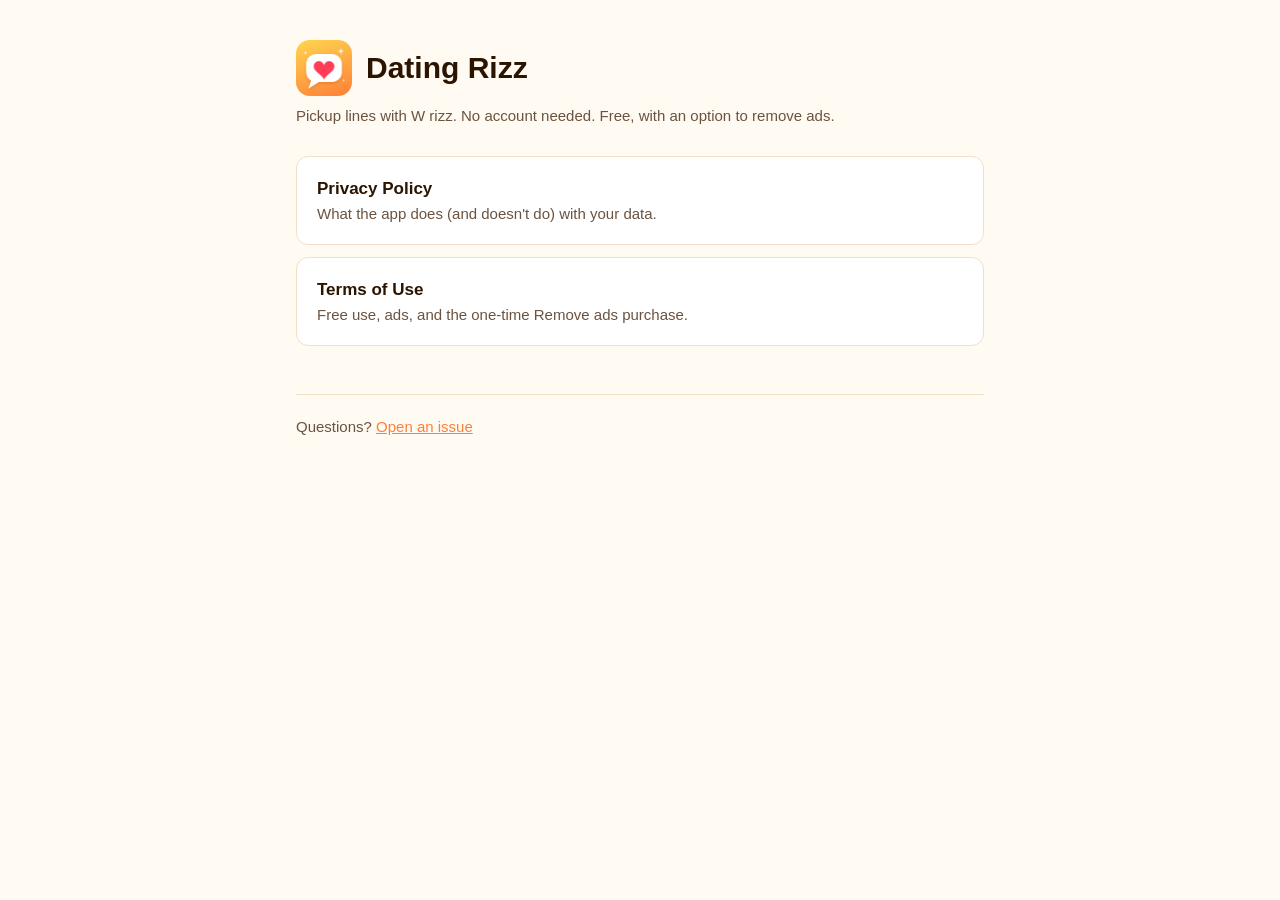
<file: index.html>
<!doctype html>
<html lang="en">
<head>
  <meta charset="utf-8">
  <meta name="viewport" content="width=device-width, initial-scale=1">
  <title>Dating Rizz Legal</title>
  <meta name="description" content="Privacy Policy and Terms of Use for the Dating Rizz app.">
  <link rel="icon" href="icon.png">
  <link rel="stylesheet" href="style.css">
</head>
<body>
<main>
  <header>
    <img src="icon.png" alt="">
    <h1>Dating Rizz</h1>
  </header>
  <p class="meta">Pickup lines with W rizz. No account needed. Free, with an option to remove ads.</p>

  <div class="cards">
    <a href="privacy.html">Privacy Policy<span>What the app does (and doesn't do) with your data.</span></a>
    <a href="terms.html">Terms of Use<span>Free use, ads, and the one-time Remove ads purchase.</span></a>
  </div>

  <nav>
    Questions? <a href="https://github.com/rabolista/dating-rizz-legal/issues">Open an issue</a>
  </nav>
</main>
</body>
</html>
</file>
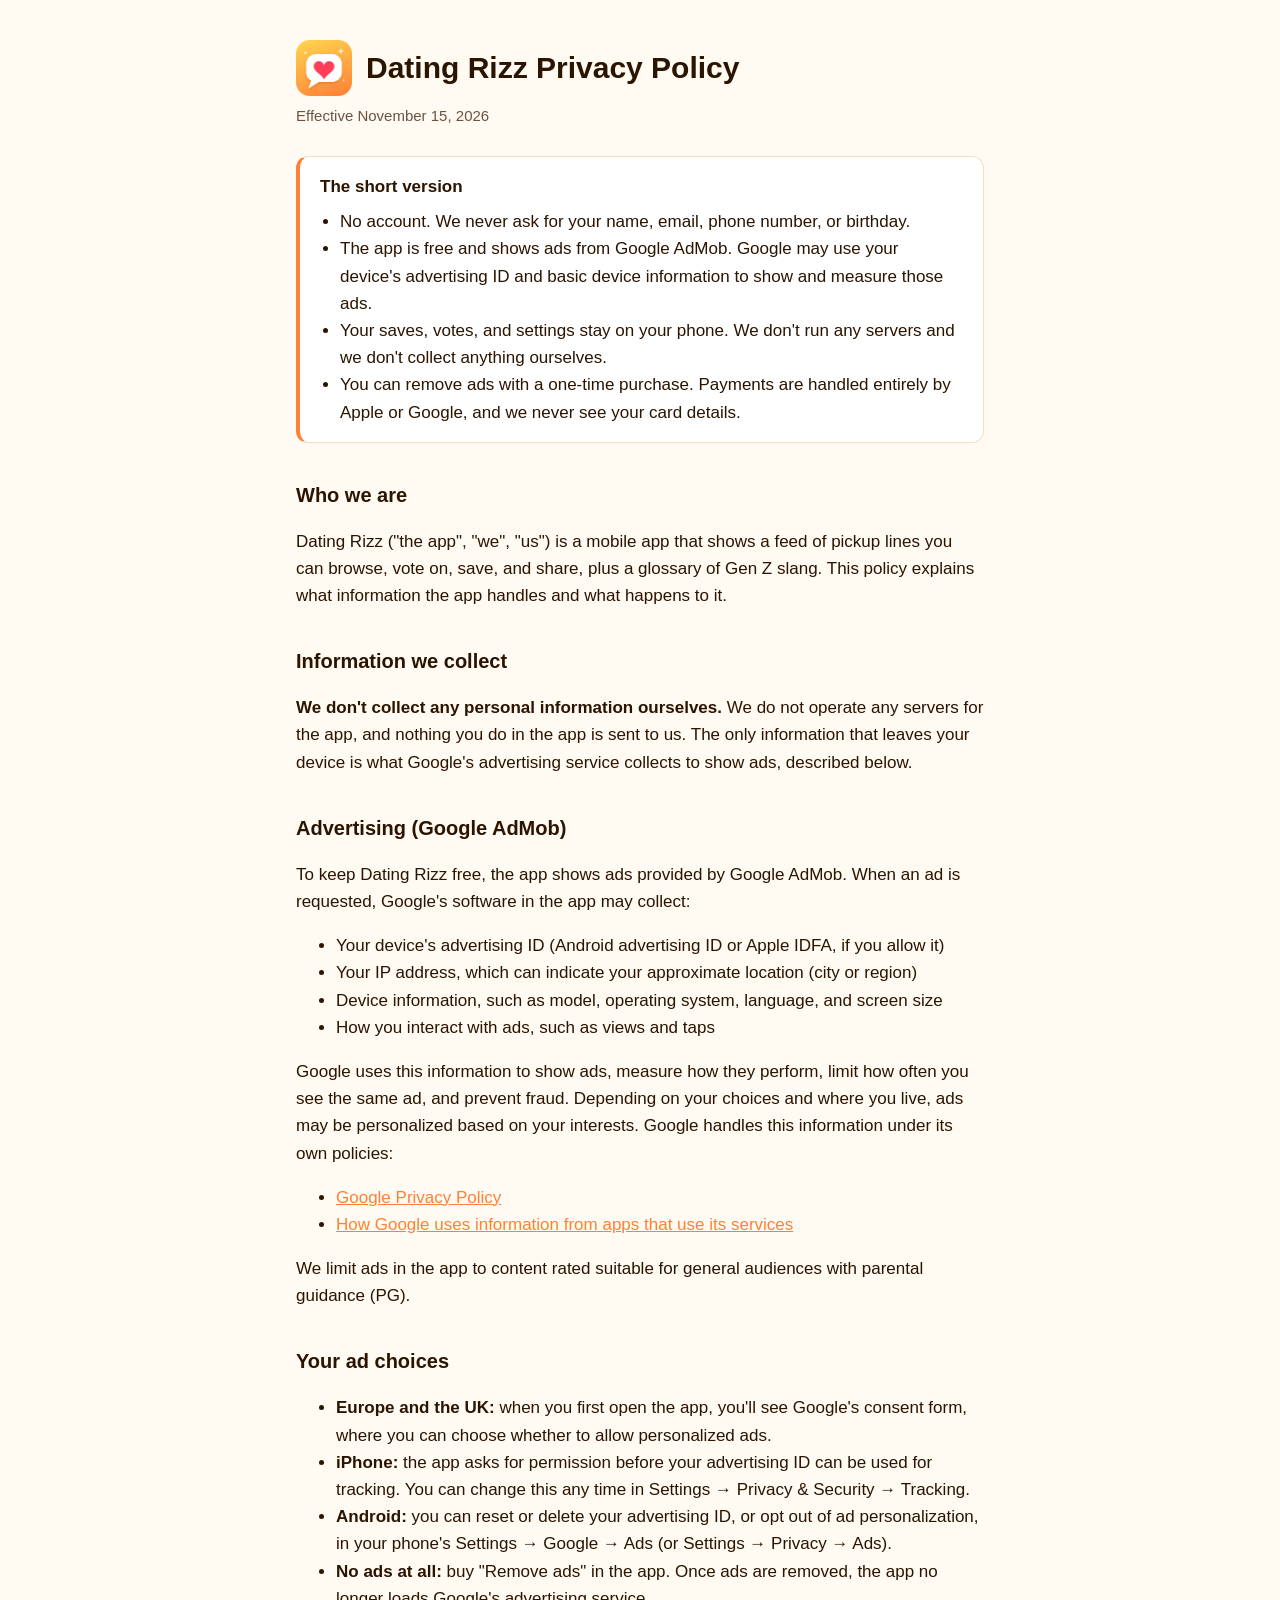
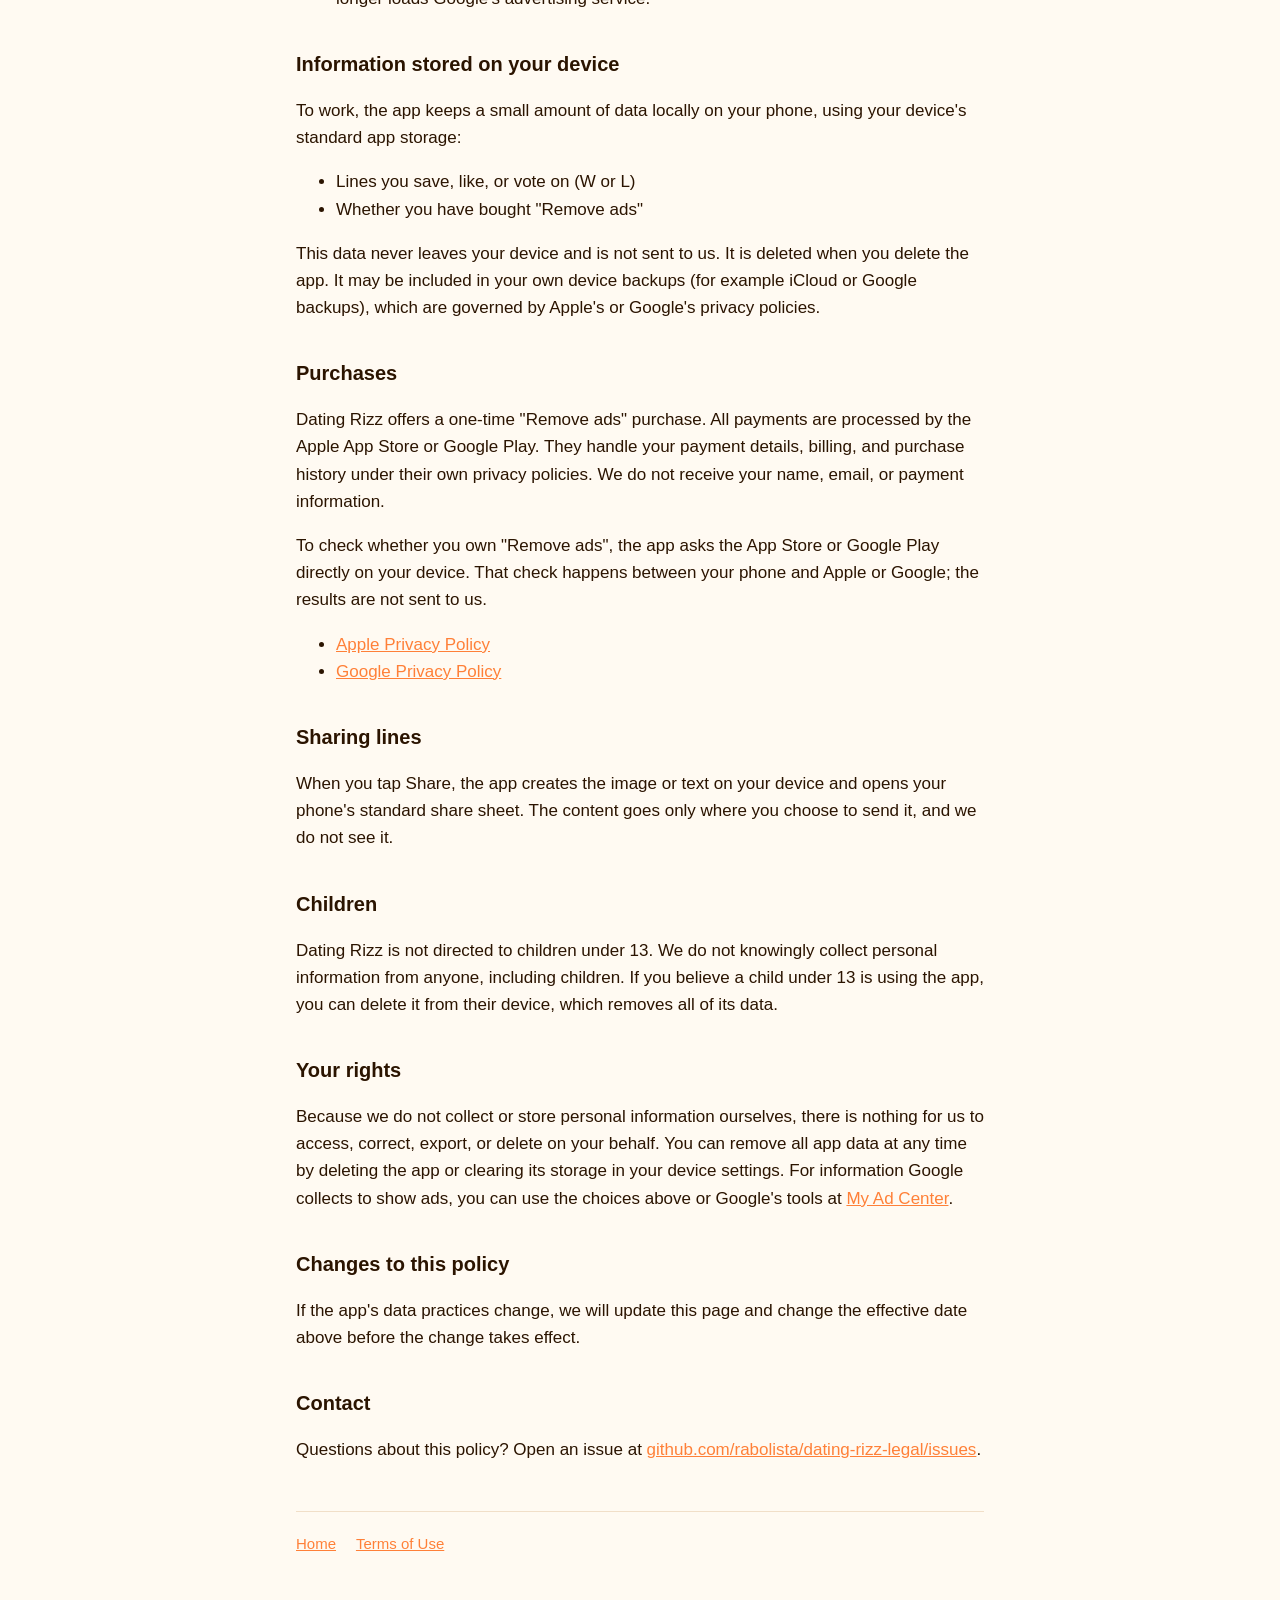
<file: privacy.html>
<!doctype html>
<html lang="en">
<head>
  <meta charset="utf-8">
  <meta name="viewport" content="width=device-width, initial-scale=1">
  <title>Privacy Policy · Dating Rizz</title>
  <meta name="description" content="Privacy Policy for the Dating Rizz app.">
  <link rel="icon" href="icon.png">
  <link rel="stylesheet" href="style.css">
</head>
<body>
<main>
  <header>
    <img src="icon.png" alt="">
    <h1>Dating Rizz Privacy Policy</h1>
  </header>
  <p class="meta">Effective November 15, 2026</p>

  <div class="summary">
    <strong>The short version</strong>
    <ul>
      <li>No account. We never ask for your name, email, phone number, or birthday.</li>
      <li>The app is free and shows ads from Google AdMob. Google may use your device's
        advertising ID and basic device information to show and measure those ads.</li>
      <li>Your saves, votes, and settings stay on your phone. We don't run any servers and
        we don't collect anything ourselves.</li>
      <li>You can remove ads with a one-time purchase. Payments are handled entirely by Apple
        or Google, and we never see your card details.</li>
    </ul>
  </div>

  <h2>Who we are</h2>
  <p>Dating Rizz ("the app", "we", "us") is a mobile app that shows a feed of pickup lines you
    can browse, vote on, save, and share, plus a glossary of Gen Z slang. This policy explains
    what information the app handles and what happens to it.</p>

  <h2>Information we collect</h2>
  <p><strong>We don't collect any personal information ourselves.</strong> We do not operate any
    servers for the app, and nothing you do in the app is sent to us. The only information that
    leaves your device is what Google's advertising service collects to show ads, described
    below.</p>

  <h2>Advertising (Google AdMob)</h2>
  <p>To keep Dating Rizz free, the app shows ads provided by Google AdMob. When an ad is
    requested, Google's software in the app may collect:</p>
  <ul>
    <li>Your device's advertising ID (Android advertising ID or Apple IDFA, if you allow it)</li>
    <li>Your IP address, which can indicate your approximate location (city or region)</li>
    <li>Device information, such as model, operating system, language, and screen size</li>
    <li>How you interact with ads, such as views and taps</li>
  </ul>
  <p>Google uses this information to show ads, measure how they perform, limit how often you
    see the same ad, and prevent fraud. Depending on your choices and where you live, ads may be
    personalized based on your interests. Google handles this information under its own
    policies:</p>
  <ul>
    <li><a href="https://policies.google.com/privacy">Google Privacy Policy</a></li>
    <li><a href="https://policies.google.com/technologies/partner-sites">How Google uses
      information from apps that use its services</a></li>
  </ul>
  <p>We limit ads in the app to content rated suitable for general audiences with parental
    guidance (PG).</p>

  <h2>Your ad choices</h2>
  <ul>
    <li><strong>Europe and the UK:</strong> when you first open the app, you'll see Google's
      consent form, where you can choose whether to allow personalized ads.</li>
    <li><strong>iPhone:</strong> the app asks for permission before your advertising ID can be
      used for tracking. You can change this any time in Settings → Privacy &amp; Security →
      Tracking.</li>
    <li><strong>Android:</strong> you can reset or delete your advertising ID, or opt out of ad
      personalization, in your phone's Settings → Google → Ads (or Settings → Privacy → Ads).</li>
    <li><strong>No ads at all:</strong> buy "Remove ads" in the app. Once ads are removed, the app
      no longer loads Google's advertising service.</li>
  </ul>

  <h2>Information stored on your device</h2>
  <p>To work, the app keeps a small amount of data locally on your phone, using your device's
    standard app storage:</p>
  <ul>
    <li>Lines you save, like, or vote on (W or L)</li>
    <li>Whether you have bought "Remove ads"</li>
  </ul>
  <p>This data never leaves your device and is not sent to us. It is deleted when you delete
    the app. It may be included in your own device backups (for example iCloud or Google
    backups), which are governed by Apple's or Google's privacy policies.</p>

  <h2>Purchases</h2>
  <p>Dating Rizz offers a one-time "Remove ads" purchase. All payments are processed by the
    Apple App Store or Google Play. They handle your payment details, billing, and purchase
    history under their own privacy policies. We do not receive your name, email, or payment
    information.</p>
  <p>To check whether you own "Remove ads", the app asks the App Store or Google Play directly
    on your device. That check happens between your phone and Apple or Google; the results are
    not sent to us.</p>
  <ul>
    <li><a href="https://www.apple.com/legal/privacy/">Apple Privacy Policy</a></li>
    <li><a href="https://policies.google.com/privacy">Google Privacy Policy</a></li>
  </ul>

  <h2>Sharing lines</h2>
  <p>When you tap Share, the app creates the image or text on your device and opens your
    phone's standard share sheet. The content goes only where you choose to send it, and we
    do not see it.</p>

  <h2>Children</h2>
  <p>Dating Rizz is not directed to children under 13. We do not knowingly collect personal
    information from anyone, including children. If you believe a child under 13 is using the
    app, you can delete it from their device, which removes all of its data.</p>

  <h2>Your rights</h2>
  <p>Because we do not collect or store personal information ourselves, there is nothing for us
    to access, correct, export, or delete on your behalf. You can remove all app data at any time
    by deleting the app or clearing its storage in your device settings. For information Google
    collects to show ads, you can use the choices above or Google's tools at
    <a href="https://myadcenter.google.com/">My Ad Center</a>.</p>

  <h2>Changes to this policy</h2>
  <p>If the app's data practices change, we will update this page and change the effective
    date above before the change takes effect.</p>

  <h2>Contact</h2>
  <p>Questions about this policy? Open an issue at
    <a href="https://github.com/rabolista/dating-rizz-legal/issues">github.com/rabolista/dating-rizz-legal/issues</a>.</p>

  <nav>
    <a href="./">Home</a>
    <a href="terms.html">Terms of Use</a>
  </nav>
</main>
</body>
</html>
</file>
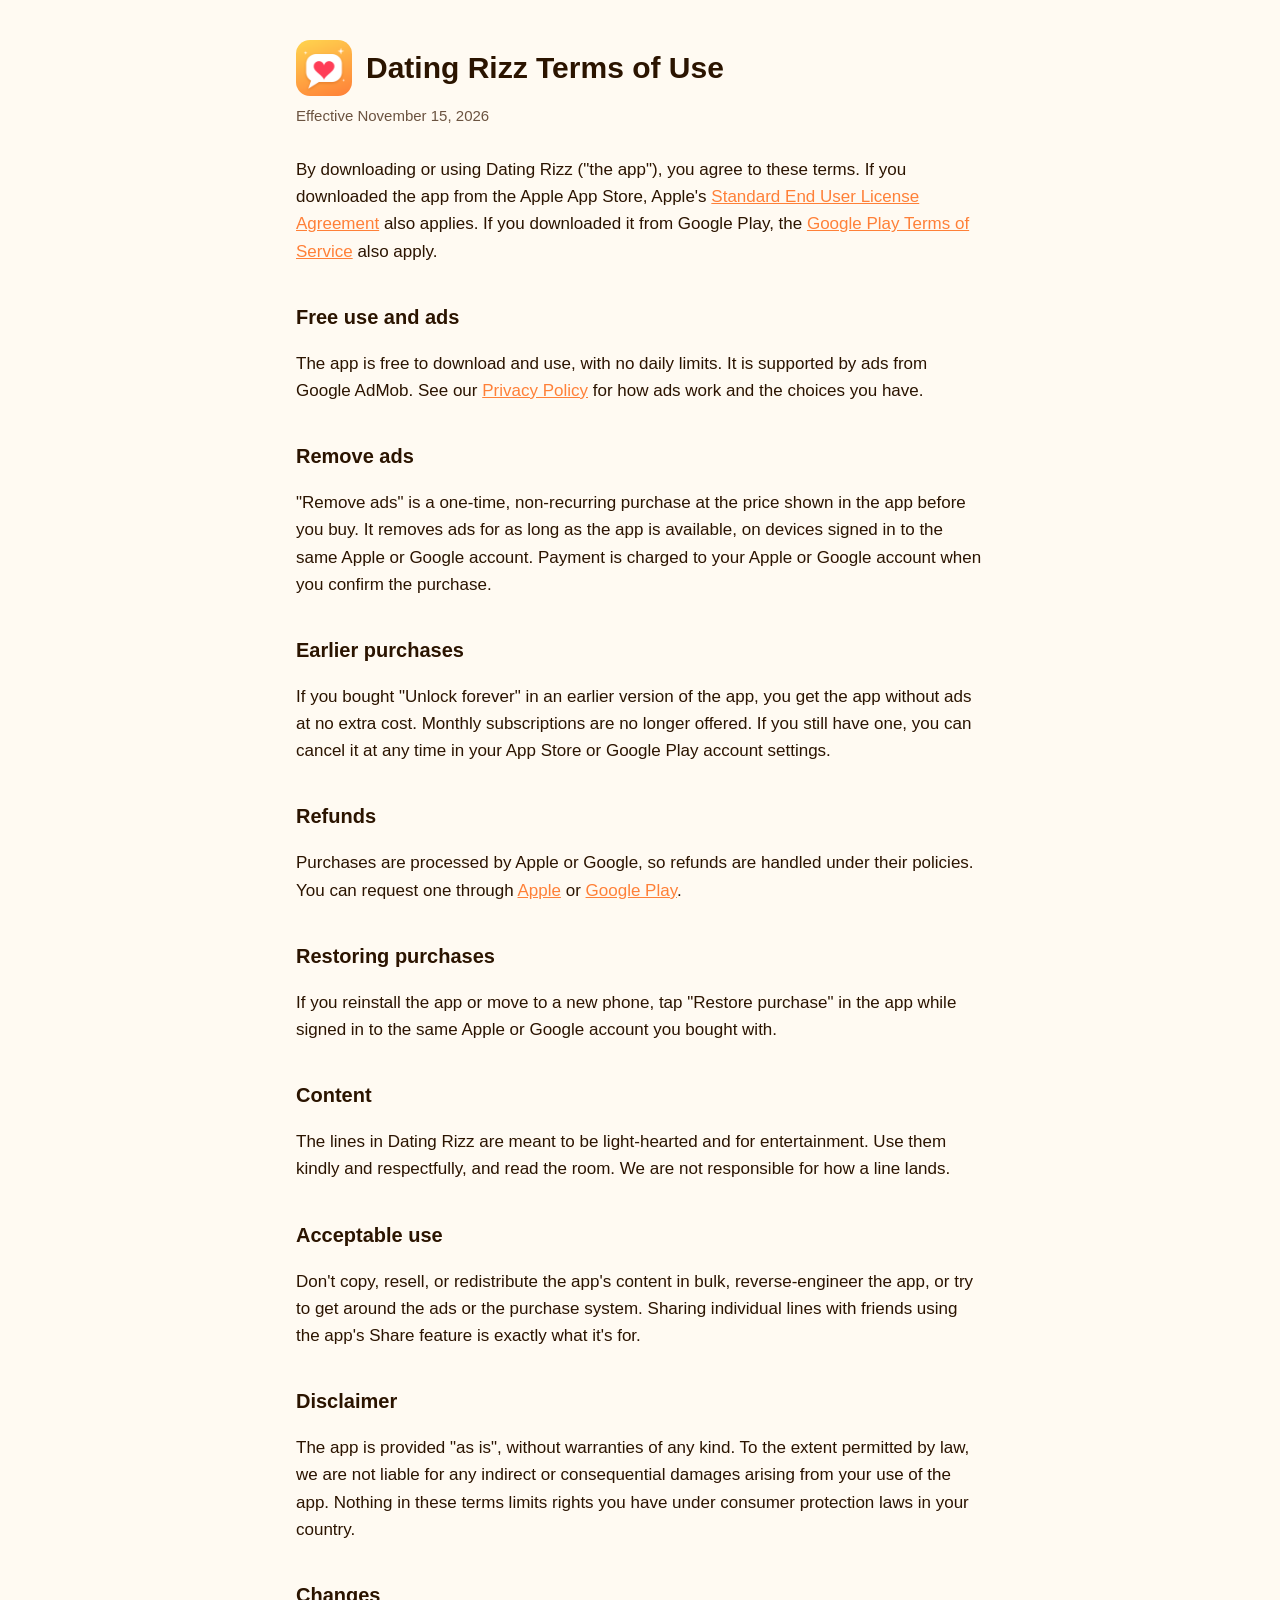
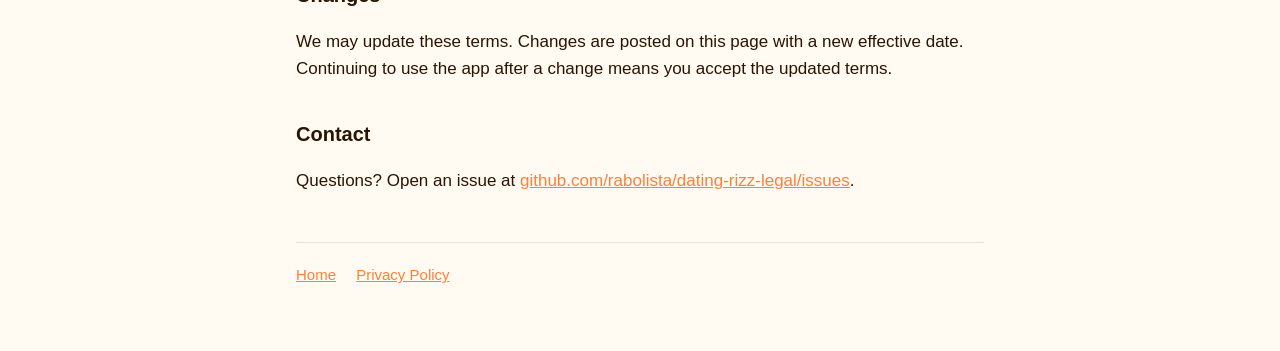
<file: terms.html>
<!doctype html>
<html lang="en">
<head>
  <meta charset="utf-8">
  <meta name="viewport" content="width=device-width, initial-scale=1">
  <title>Terms of Use · Dating Rizz</title>
  <meta name="description" content="Terms of Use for the Dating Rizz app, including ads and purchases.">
  <link rel="icon" href="icon.png">
  <link rel="stylesheet" href="style.css">
</head>
<body>
<main>
  <header>
    <img src="icon.png" alt="">
    <h1>Dating Rizz Terms of Use</h1>
  </header>
  <p class="meta">Effective November 15, 2026</p>

  <p>By downloading or using Dating Rizz ("the app"), you agree to these terms. If you
    downloaded the app from the Apple App Store, Apple's
    <a href="https://www.apple.com/legal/internet-services/itunes/dev/stdeula/">Standard End User License Agreement</a>
    also applies. If you downloaded it from Google Play, the
    <a href="https://play.google.com/about/play-terms/">Google Play Terms of Service</a> also apply.</p>

  <h2>Free use and ads</h2>
  <p>The app is free to download and use, with no daily limits. It is supported by ads from
    Google AdMob. See our <a href="privacy.html">Privacy Policy</a> for how ads work and the
    choices you have.</p>

  <h2>Remove ads</h2>
  <p>"Remove ads" is a one-time, non-recurring purchase at the price shown in the app before
    you buy. It removes ads for as long as the app is available, on devices signed in to the
    same Apple or Google account. Payment is charged to your Apple or Google account when you
    confirm the purchase.</p>

  <h2>Earlier purchases</h2>
  <p>If you bought "Unlock forever" in an earlier version of the app, you get the app without
    ads at no extra cost. Monthly subscriptions are no longer offered. If you still have one,
    you can cancel it at any time in your App Store or Google Play account settings.</p>

  <h2>Refunds</h2>
  <p>Purchases are processed by Apple or Google, so refunds are handled under their policies.
    You can request one through
    <a href="https://reportaproblem.apple.com/">Apple</a> or
    <a href="https://support.google.com/googleplay/answer/2479637">Google Play</a>.</p>

  <h2>Restoring purchases</h2>
  <p>If you reinstall the app or move to a new phone, tap "Restore purchase" in the app while
    signed in to the same Apple or Google account you bought with.</p>

  <h2>Content</h2>
  <p>The lines in Dating Rizz are meant to be light-hearted and for entertainment. Use them
    kindly and respectfully, and read the room. We are not responsible for how a line lands.</p>

  <h2>Acceptable use</h2>
  <p>Don't copy, resell, or redistribute the app's content in bulk, reverse-engineer the app,
    or try to get around the ads or the purchase system. Sharing individual lines with friends using the
    app's Share feature is exactly what it's for.</p>

  <h2>Disclaimer</h2>
  <p>The app is provided "as is", without warranties of any kind. To the extent permitted by
    law, we are not liable for any indirect or consequential damages arising from your use of
    the app. Nothing in these terms limits rights you have under consumer protection laws in
    your country.</p>

  <h2>Changes</h2>
  <p>We may update these terms. Changes are posted on this page with a new effective date.
    Continuing to use the app after a change means you accept the updated terms.</p>

  <h2>Contact</h2>
  <p>Questions? Open an issue at
    <a href="https://github.com/rabolista/dating-rizz-legal/issues">github.com/rabolista/dating-rizz-legal/issues</a>.</p>

  <nav>
    <a href="./">Home</a>
    <a href="privacy.html">Privacy Policy</a>
  </nav>
</main>
</body>
</html>
</file>
<file: style.css>
:root {
  --bg: #fffaf2;
  --text: #2b1400;
  --muted: #6b5340;
  --accent: #ff8038;
  --card: #ffffff;
  --border: #f1dfc8;
}
@media (prefers-color-scheme: dark) {
  :root {
    --bg: #17110c;
    --text: #f7ece1;
    --muted: #c4ad97;
    --accent: #ffb070;
    --card: #211811;
    --border: #3a2c20;
  }
}
* { box-sizing: border-box; }
body {
  margin: 0;
  background: var(--bg);
  color: var(--text);
  font: 17px/1.6 -apple-system, BlinkMacSystemFont, "Segoe UI", Roboto, Helvetica, Arial, sans-serif;
}
main { max-width: 720px; margin: 0 auto; padding: 40px 16px 64px; }
header { display: flex; align-items: center; gap: 14px; margin-bottom: 8px; }
header img { width: 56px; height: 56px; border-radius: 14px; }
h1 { font-size: 30px; line-height: 1.2; margin: 0; }
h2 { font-size: 20px; margin: 36px 0 8px; }
p, li { color: var(--text); }
.meta { color: var(--muted); font-size: 15px; margin: 4px 0 28px; }
.summary {
  background: var(--card);
  border: 1px solid var(--border);
  border-left: 4px solid var(--accent);
  border-radius: 12px;
  padding: 16px 20px;
}
.summary ul { margin: 8px 0 0; padding-left: 20px; }
a { color: var(--accent); }
nav { margin-top: 48px; padding-top: 20px; border-top: 1px solid var(--border); font-size: 15px; color: var(--muted); }
nav a { margin-right: 16px; }
.cards { display: grid; gap: 12px; margin-top: 24px; }
.cards a {
  display: block; padding: 18px 20px; border-radius: 12px; text-decoration: none;
  background: var(--card); border: 1px solid var(--border); color: var(--text); font-weight: 700;
}
.cards span { display: block; font-weight: 400; color: var(--muted); font-size: 15px; }
</file>
